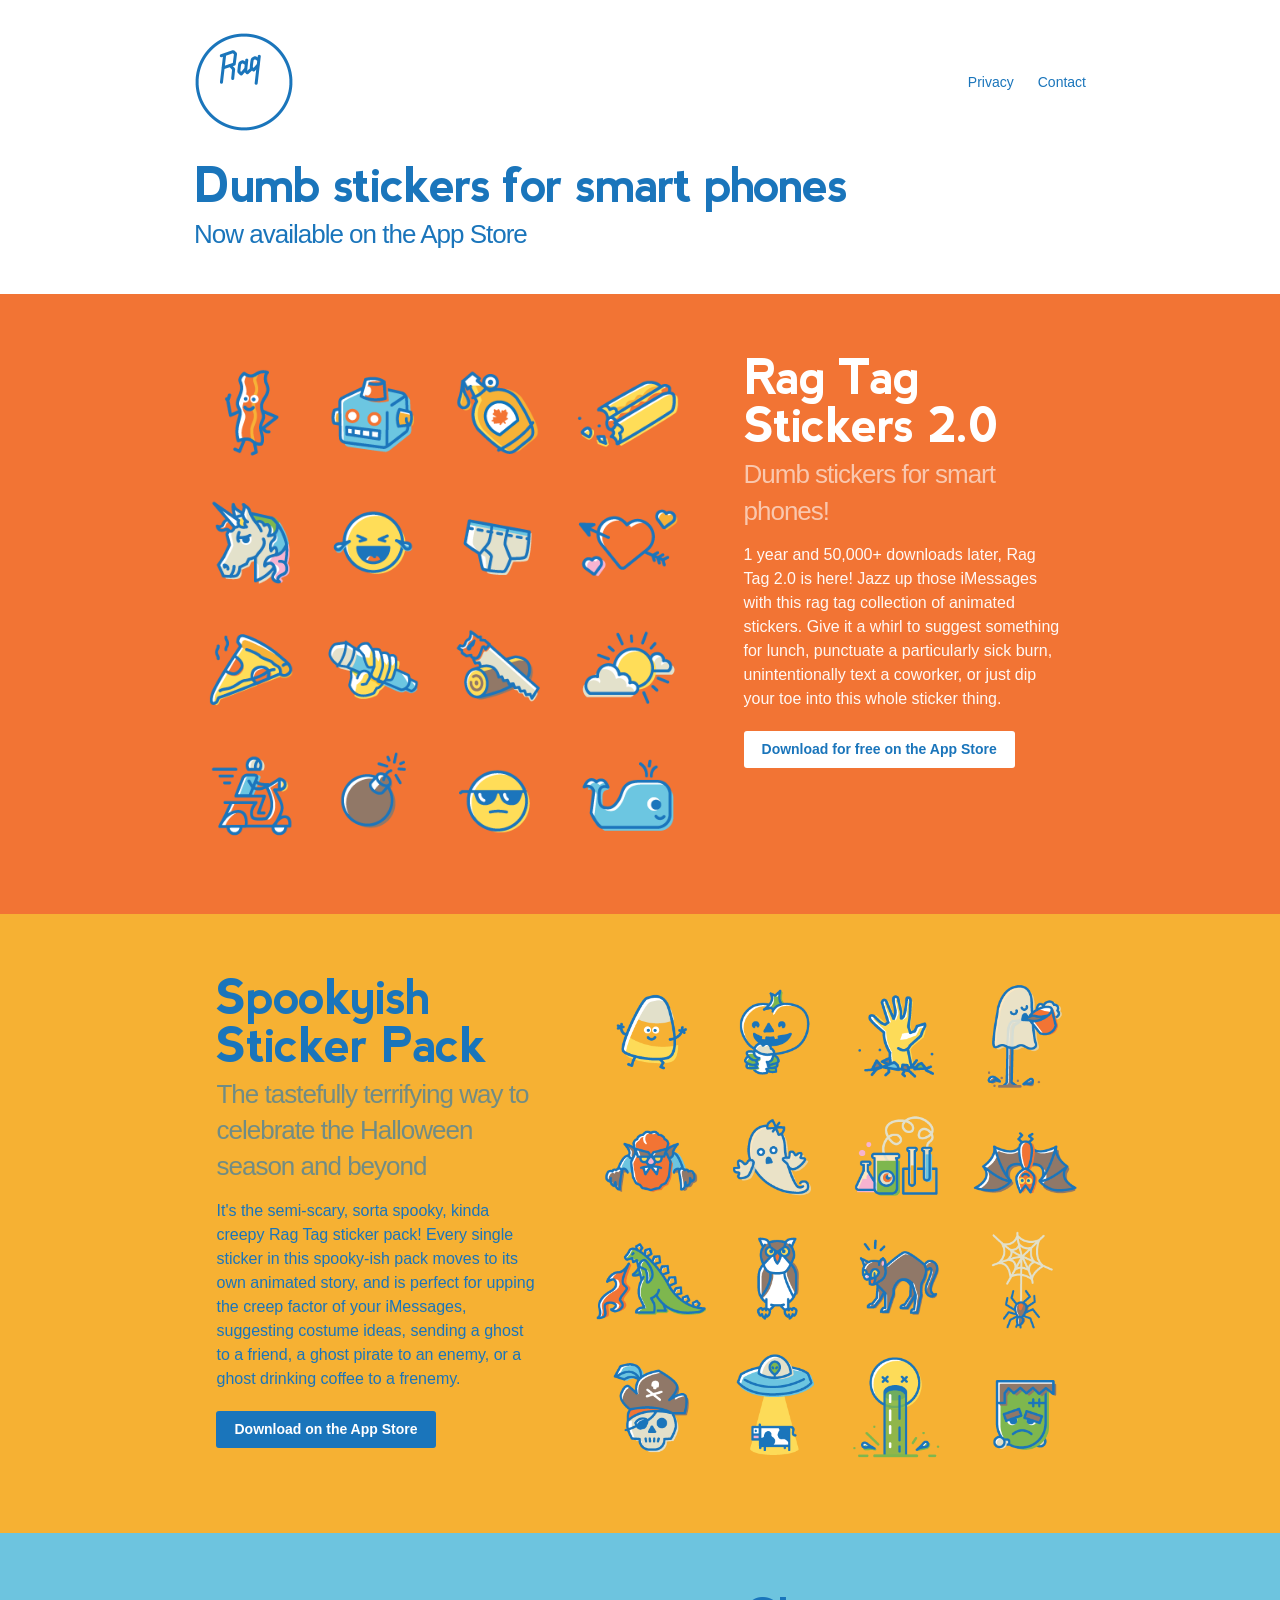
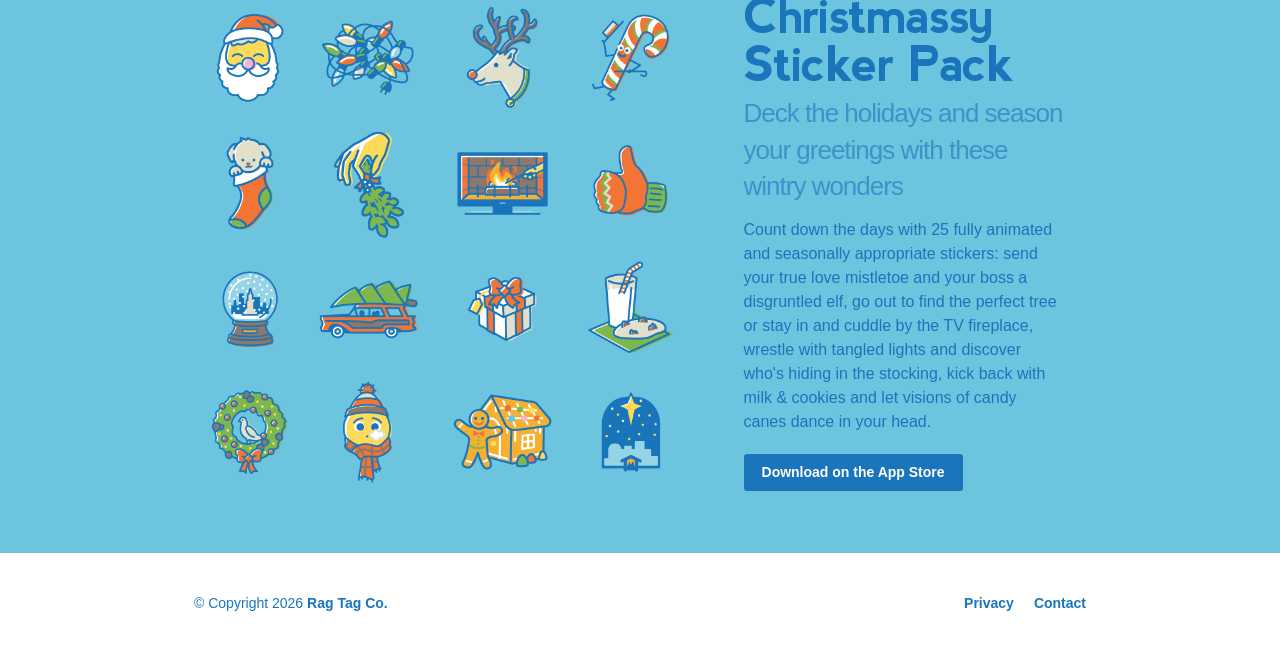
<file: index.html>
<!DOCTYPE html>
<html lang="en">
<head>
<meta charset="UTF-8">
<meta name="viewport" content="width=device-width, initial-scale=1">
<title>Rag Tag Sticker Co. | Delightfully animated iMessage sticker packs</title>
<meta name="description" content="An independent sticker company serving up lovingly handcrafted iMessage sticker experiences of bespoke imagery, sustainable animations, and ironic descriptions.">
<meta property="og:title" content="Rag Tag Co.">
<meta property="og:description" content="Independent animated iMessage sticker packs">
<meta property="og:image" content="images/ragtagco-logo-1.png">
<meta property="og:type" content="website">
<meta property="og:url" content="https://ragtagco.com/">
<meta name="twitter:card" content="summary">
<link rel="icon" href="images/rag-tag-logo-favicon.png">
<link rel="stylesheet" href="css/style.css">
</head>
<body>

<header class="site-header">
  <div class="wrap">
    <a class="logo" href="/"><img src="images/rag-tag-logo-animation-2x.gif" alt="Rag Tag Co."></a>
    <nav class="site-nav">
      <ul>
        <li><a href="privacy.html">Privacy</a></li>
        <li><a href="contact.html">Contact</a></li>
      </ul>
    </nav>
  </div>
</header>

<div class="page-header">
  <div class="wrap">
    <h1>Dumb stickers for smart phones</h1>
    <p class="tag">Now available on the App Store</p>
  </div>
</div>

<main>
  <article class="band dark media-left">
    <div class="band-inner">
      <div class="band-media">
        <img src="images/ragtagco-classic-pack-sample.png" alt="Sample stickers from the Rag Tag Stickers 2.0 pack">
      </div>
      <div class="band-content">
        <h2>Rag Tag Stickers 2.0</h2>
        <p class="entry-tagline">Dumb stickers for smart phones!</p>
        <p class="desc">1 year and 50,000+ downloads later, Rag Tag 2.0 is here! Jazz up those iMessages with this rag tag collection of animated stickers. Give it a whirl to suggest something for lunch, punctuate a particularly sick burn, unintentionally text a coworker, or just dip your toe into this whole sticker thing.</p>
        <a class="more-link" href="https://apps.apple.com/us/app/rag-tag-stickers/id1154319795">Download for free on the App Store</a>
      </div>
    </div>
  </article>

  <article class="band light color-yellow media-right">
    <div class="band-inner">
      <div class="band-media">
        <img src="images/ragtagco-spookyish-pack-sample.png" alt="Sample stickers from the Spookyish sticker pack">
      </div>
      <div class="band-content">
        <h2>Spookyish Sticker Pack</h2>
        <p class="entry-tagline">The tastefully terrifying way to celebrate the Halloween season and beyond</p>
        <p class="desc">It's the semi-scary, sorta spooky, kinda creepy Rag Tag sticker pack! Every single sticker in this spooky-ish pack moves to its own animated story, and is perfect for upping the creep factor of your iMessages, suggesting costume ideas, sending a ghost to a friend, a ghost pirate to an enemy, or a ghost drinking coffee to a frenemy.</p>
        <a class="more-link" href="https://apps.apple.com/us/app/rag-tag-spookyish-sticker-pack/id1161343626">Download on the App Store</a>
      </div>
    </div>
  </article>

  <article class="band light color-cyan media-left">
    <div class="band-inner">
      <div class="band-media">
        <img src="images/ragtagco-christmassy-pack-sample.png" alt="Sample stickers from the Christmassy sticker pack">
      </div>
      <div class="band-content">
        <h2>Christmassy Sticker Pack</h2>
        <p class="entry-tagline">Deck the holidays and season your greetings with these wintry wonders</p>
        <p class="desc">Count down the days with 25 fully animated and seasonally appropriate stickers: send your true love mistletoe and your boss a disgruntled elf, go out to find the perfect tree or stay in and cuddle by the TV fireplace, wrestle with tangled lights and discover who's hiding in the stocking, kick back with milk & cookies and let visions of candy canes dance in your head.</p>
        <a class="more-link" href="https://apps.apple.com/us/app/rag-tag-christmassy-stickers/id1181738389">Download on the App Store</a>
      </div>
    </div>
  </article>
</main>

<footer class="site-footer">
  <div class="wrap">
    <span>&copy; Copyright <span id="year"></span> <a href="/">Rag Tag Co.</a></span>
    <nav>
      <ul>
        <li><a href="privacy.html">Privacy</a></li>
        <li><a href="contact.html">Contact</a></li>
      </ul>
    </nav>
  </div>
</footer>

<script>document.getElementById('year').textContent = new Date().getFullYear();</script>
</body>
</html>
</file>
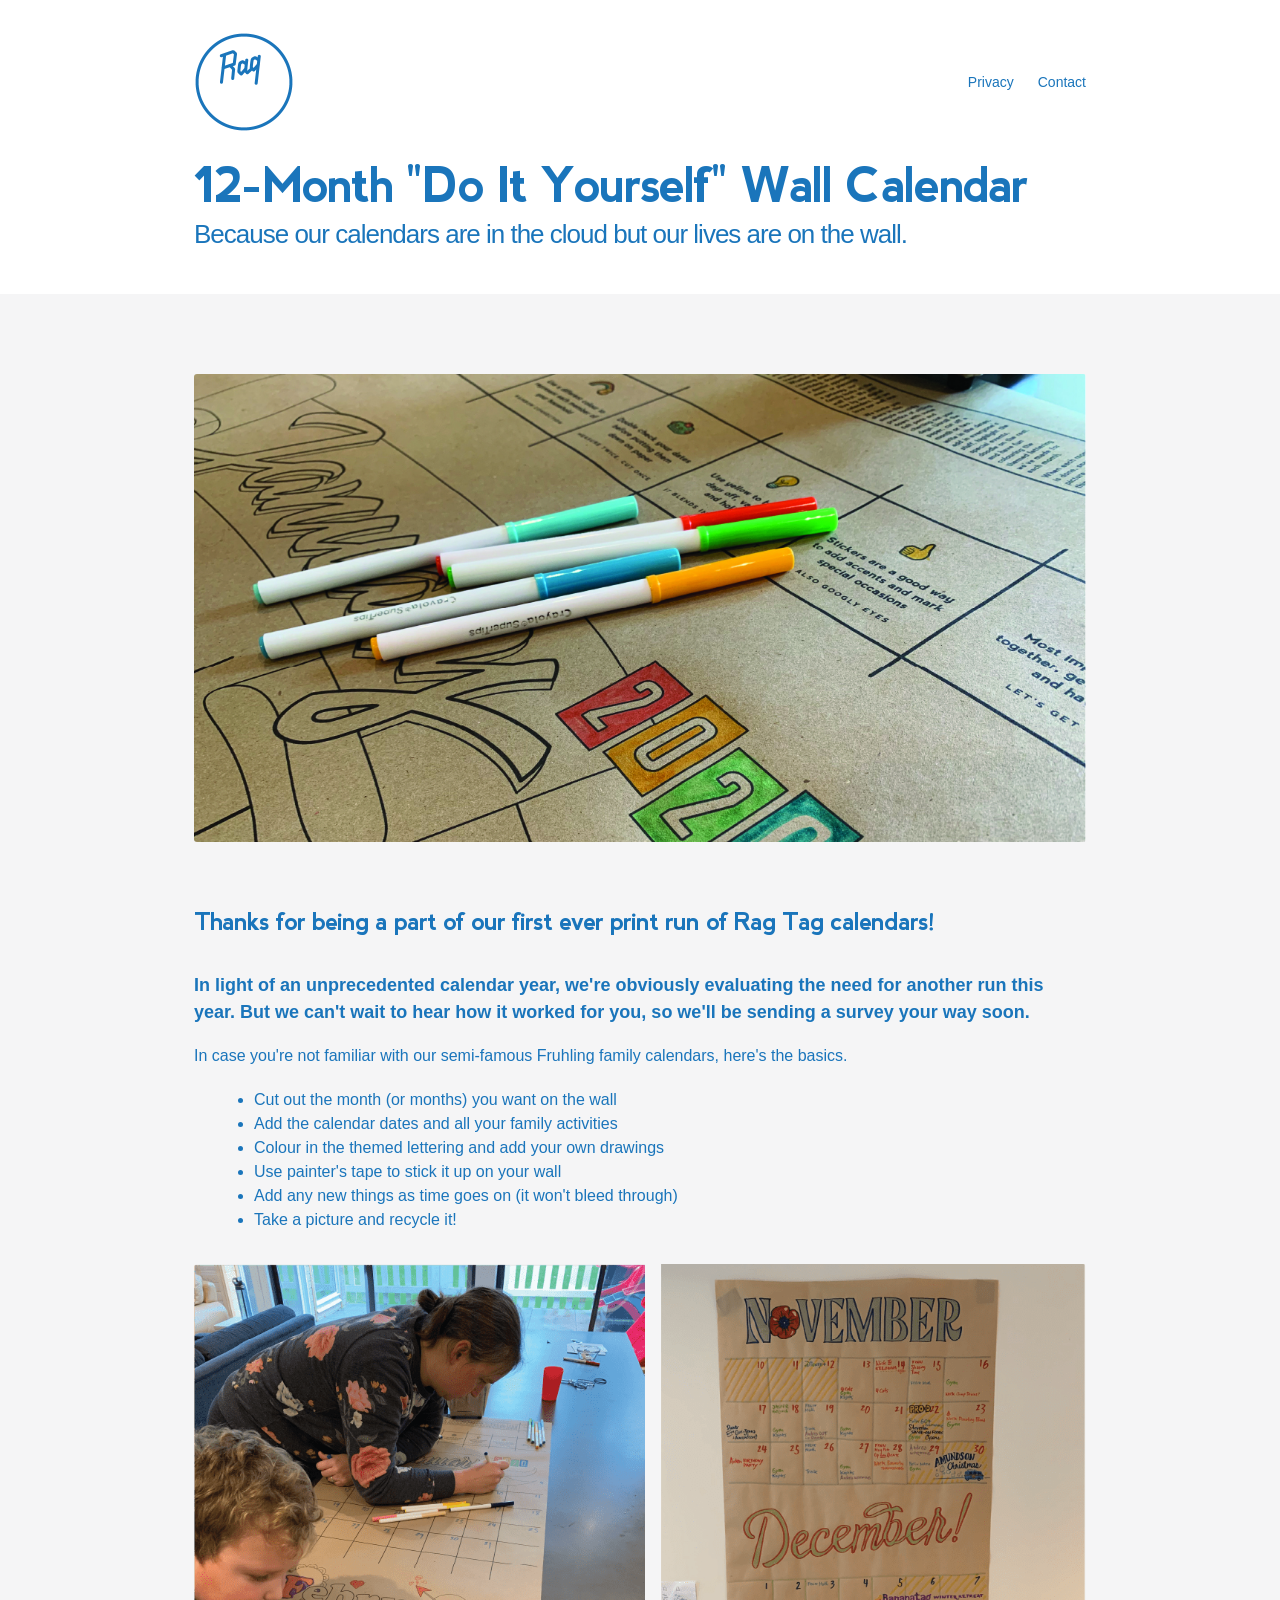
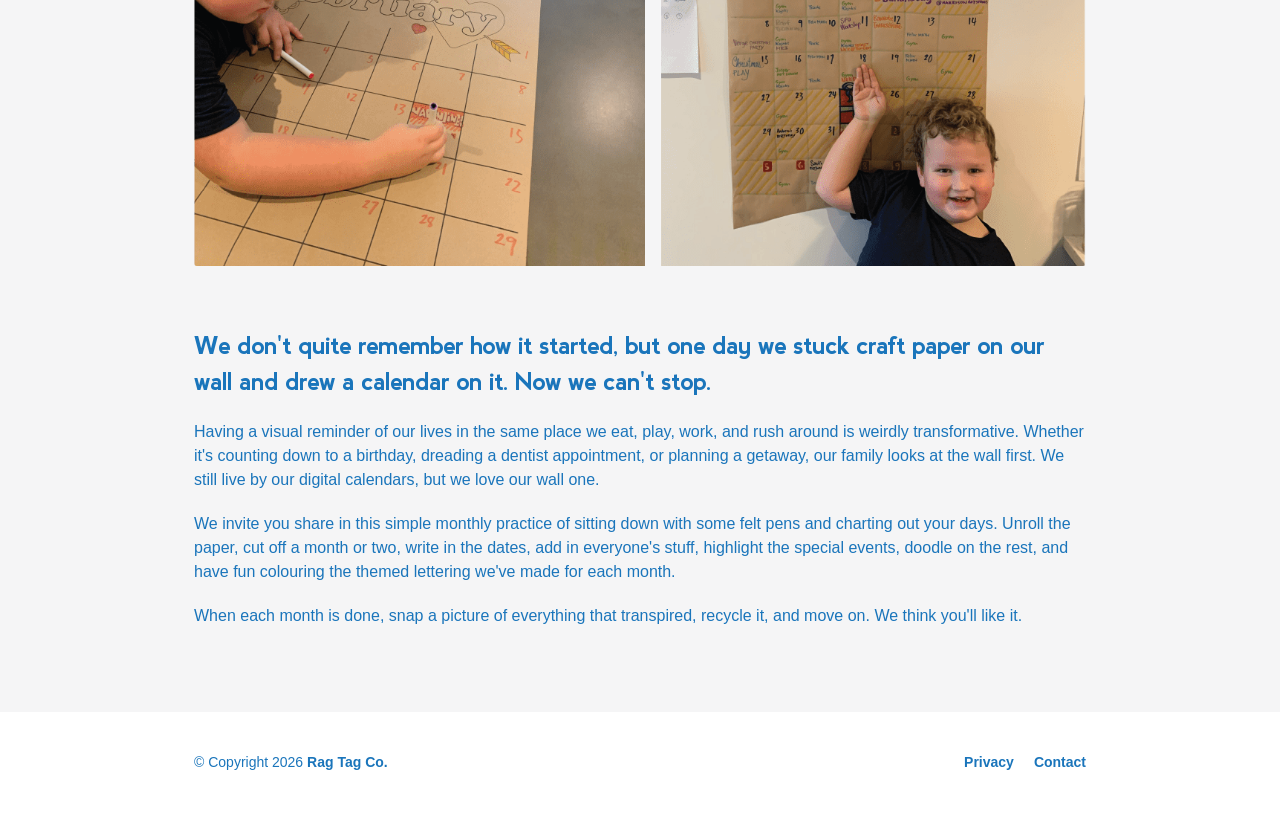
<file: calendar.html>
<!DOCTYPE html>
<html lang="en">
<head>
<meta charset="UTF-8">
<meta name="viewport" content="width=device-width, initial-scale=1">
<title>12-Month "Do It Yourself" Wall Calendar | Rag Tag Co.</title>
<meta name="description" content="Thanks for being a part of our first ever print run of Rag Tag calendars! In light of an unprecedented calendar year, we're obviously evaluating the need for another run this year.">
<meta property="og:title" content="12-Month &#8220;Do It Yourself&#8221; Wall Calendar">
<meta property="og:type" content="article">
<meta property="og:image" content="images/ragtag-calendar-social-sharing-image.jpg">
<link rel="icon" href="images/rag-tag-logo-favicon.png">
<link rel="stylesheet" href="css/style.css">
</head>
<body>

<header class="site-header">
  <div class="wrap">
    <a class="logo" href="/"><img src="images/rag-tag-logo-animation-2x.gif" alt="Rag Tag Co."></a>
    <nav class="site-nav">
      <ul>
        <li><a href="privacy.html">Privacy</a></li>
        <li><a href="contact.html">Contact</a></li>
      </ul>
    </nav>
  </div>
</header>

<div class="page-header">
  <div class="wrap">
    <h1>12-Month "Do It Yourself" Wall Calendar</h1>
    <p class="tag">Because our calendars are in the cloud but our lives are on the wall.</p>
  </div>
</div>

<main class="page wrap">

  <figure style="margin: 32px 0;">
    <img src="images/ragtag-calendar-header.jpg" alt="Rag Tag Calendar header" style="width:100%; border-radius: 3px; display:block;">
  </figure>

  <h2 style="font-family: var(--font-display); font-weight: normal; font-size: 24px; letter-spacing: -1px; padding-top: 30px; margin-bottom: 20px;">Thanks for being a part of our first ever print run of Rag Tag calendars!</h2>

  <h3>In light of an unprecedented calendar year, we're obviously evaluating the need for another run this year. But we can't wait to hear how it worked for you, so we'll be sending a survey your way soon.</h3>

  <p>In case you're not familiar with our semi-famous Fruhling family calendars, here's the basics.</p>

  <ul style="margin: 0 0 20px 20px; color: var(--link);">
    <li>Cut out the month (or months) you want on the wall</li>
    <li>Add the calendar dates and all your family activities</li>
    <li>Colour in the themed lettering and add your own drawings</li>
    <li>Use painter's tape to stick it up on your wall</li>
    <li>Add any new things as time goes on (it won't bleed through)</li>
    <li>Take a picture and recycle it!</li>
  </ul>

  <figure style="margin: 32px 0;">
    <img src="images/ragtag-calendar-backstory.png" alt="Rag Tag Calendar backstory illustration" style="width:100%; border-radius: 3px; display:block;">
  </figure>

  <h2 style="font-family: var(--font-display); font-weight: normal; font-size: 24px; letter-spacing: -1px; padding-top: 30px; margin-bottom: 20px;">We don't quite remember how it started, but one day we stuck craft paper on our wall and drew a calendar on it. Now we can't stop.</h2>

  <p>Having a visual reminder of our lives in the same place we eat, play, work, and rush around is weirdly transformative. Whether it's counting down to a birthday, dreading a dentist appointment, or planning a getaway, our family looks at the wall first. We still live by our digital calendars, but we love our wall one.</p>

  <p>We invite you share in this simple monthly practice of sitting down with some felt pens and charting out your days. Unroll the paper, cut off a month or two, write in the dates, add in everyone's stuff, highlight the special events, doodle on the rest, and have fun colouring the themed lettering we've made for each month.</p>

  <p>When each month is done, snap a picture of everything that transpired, recycle it, and move on. We think you'll like it.</p>
</main>

<footer class="site-footer">
  <div class="wrap">
    <span>&copy; Copyright <span id="year"></span> <a href="/">Rag Tag Co.</a></span>
    <nav>
      <ul>
        <li><a href="privacy.html">Privacy</a></li>
        <li><a href="contact.html">Contact</a></li>
      </ul>
    </nav>
  </div>
</footer>

<script>document.getElementById('year').textContent = new Date().getFullYear();</script>
</body>
</html>
</file>
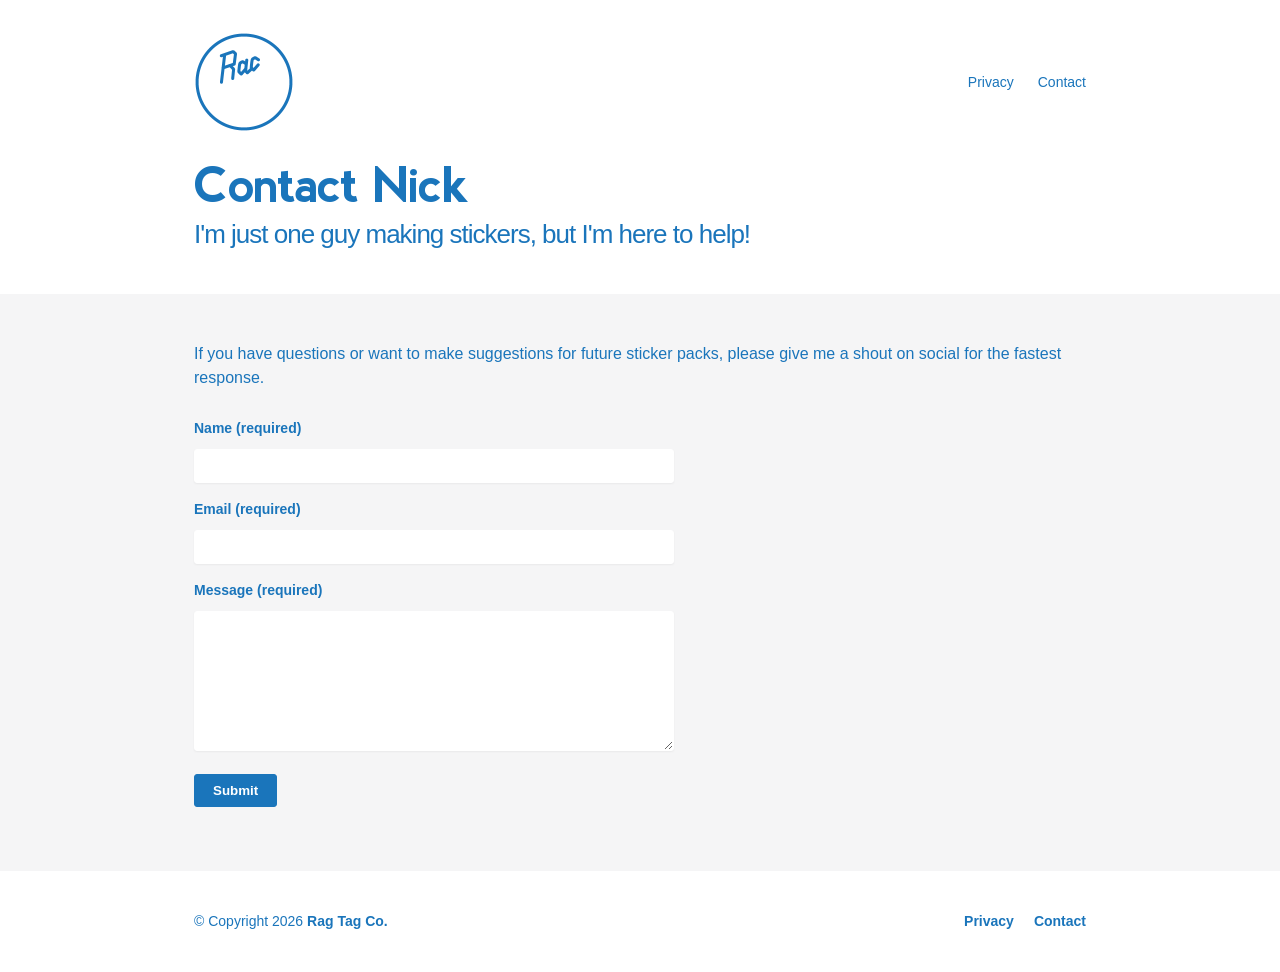
<file: contact.html>
<!DOCTYPE html>
<html lang="en">
<head>
<meta charset="UTF-8">
<meta name="viewport" content="width=device-width, initial-scale=1">
<title>Contact Nick | Rag Tag Co.</title>
<meta name="description" content="If you have questions or want to make suggestions for future sticker packs, please give me a shout on social for the fastest response.">
<link rel="icon" href="images/rag-tag-logo-favicon.png">
<link rel="stylesheet" href="css/style.css">
</head>
<body>

<header class="site-header">
  <div class="wrap">
    <a class="logo" href="/"><img src="images/rag-tag-logo-animation-2x.gif" alt="Rag Tag Co."></a>
    <nav class="site-nav">
      <ul>
        <li><a href="privacy.html">Privacy</a></li>
        <li><a href="contact.html">Contact</a></li>
      </ul>
    </nav>
  </div>
</header>

<div class="page-header">
  <div class="wrap">
    <h1>Contact Nick</h1>
    <p class="tag">I'm just one guy making stickers, but I'm here to help!</p>
  </div>
</div>

<main class="page wrap">
  <p>If you have questions or want to make suggestions for future sticker packs, please give me a shout on social for the fastest response.</p>

  <form class="contact-form" action="https://formspree.io/f/xjgqjewz" method="POST" id="contactForm">
    <div>
      <label for="name">Name (required)</label>
      <input type="text" id="name" name="name" required>
    </div>
    <div>
      <label for="email">Email (required)</label>
      <input type="email" id="email" name="email" required>
    </div>
    <div>
      <label for="message">Message (required)</label>
      <textarea id="message" name="message" required></textarea>
    </div>
    <button class="btn" type="submit">Submit</button>
  </form>
  <p class="confirm-banner" id="confirmBanner">Thank you for your response. ✨</p>
</main>

<footer class="site-footer">
  <div class="wrap">
    <span>&copy; Copyright <span id="year"></span> <a href="/">Rag Tag Co.</a></span>
    <nav>
      <ul>
        <li><a href="privacy.html">Privacy</a></li>
        <li><a href="contact.html">Contact</a></li>
      </ul>
    </nav>
  </div>
</footer>

<script>
  document.getElementById('year').textContent = new Date().getFullYear();

  const form = document.getElementById('contactForm');
  const banner = document.getElementById('confirmBanner');
  form.addEventListener('submit', async (e) => {
    e.preventDefault();
    const data = new FormData(form);
    try {
      const res = await fetch(form.action, {
        method: 'POST',
        body: data,
        headers: { 'Accept': 'application/json' }
      });
      if (res.ok) {
        form.reset();
        banner.style.display = 'block';
      } else {
        alert('Something went wrong sending your message — please email directly instead.');
      }
    } catch (err) {
      alert('Something went wrong sending your message — please email directly instead.');
    }
  });
</script>
</body>
</html>
</file>
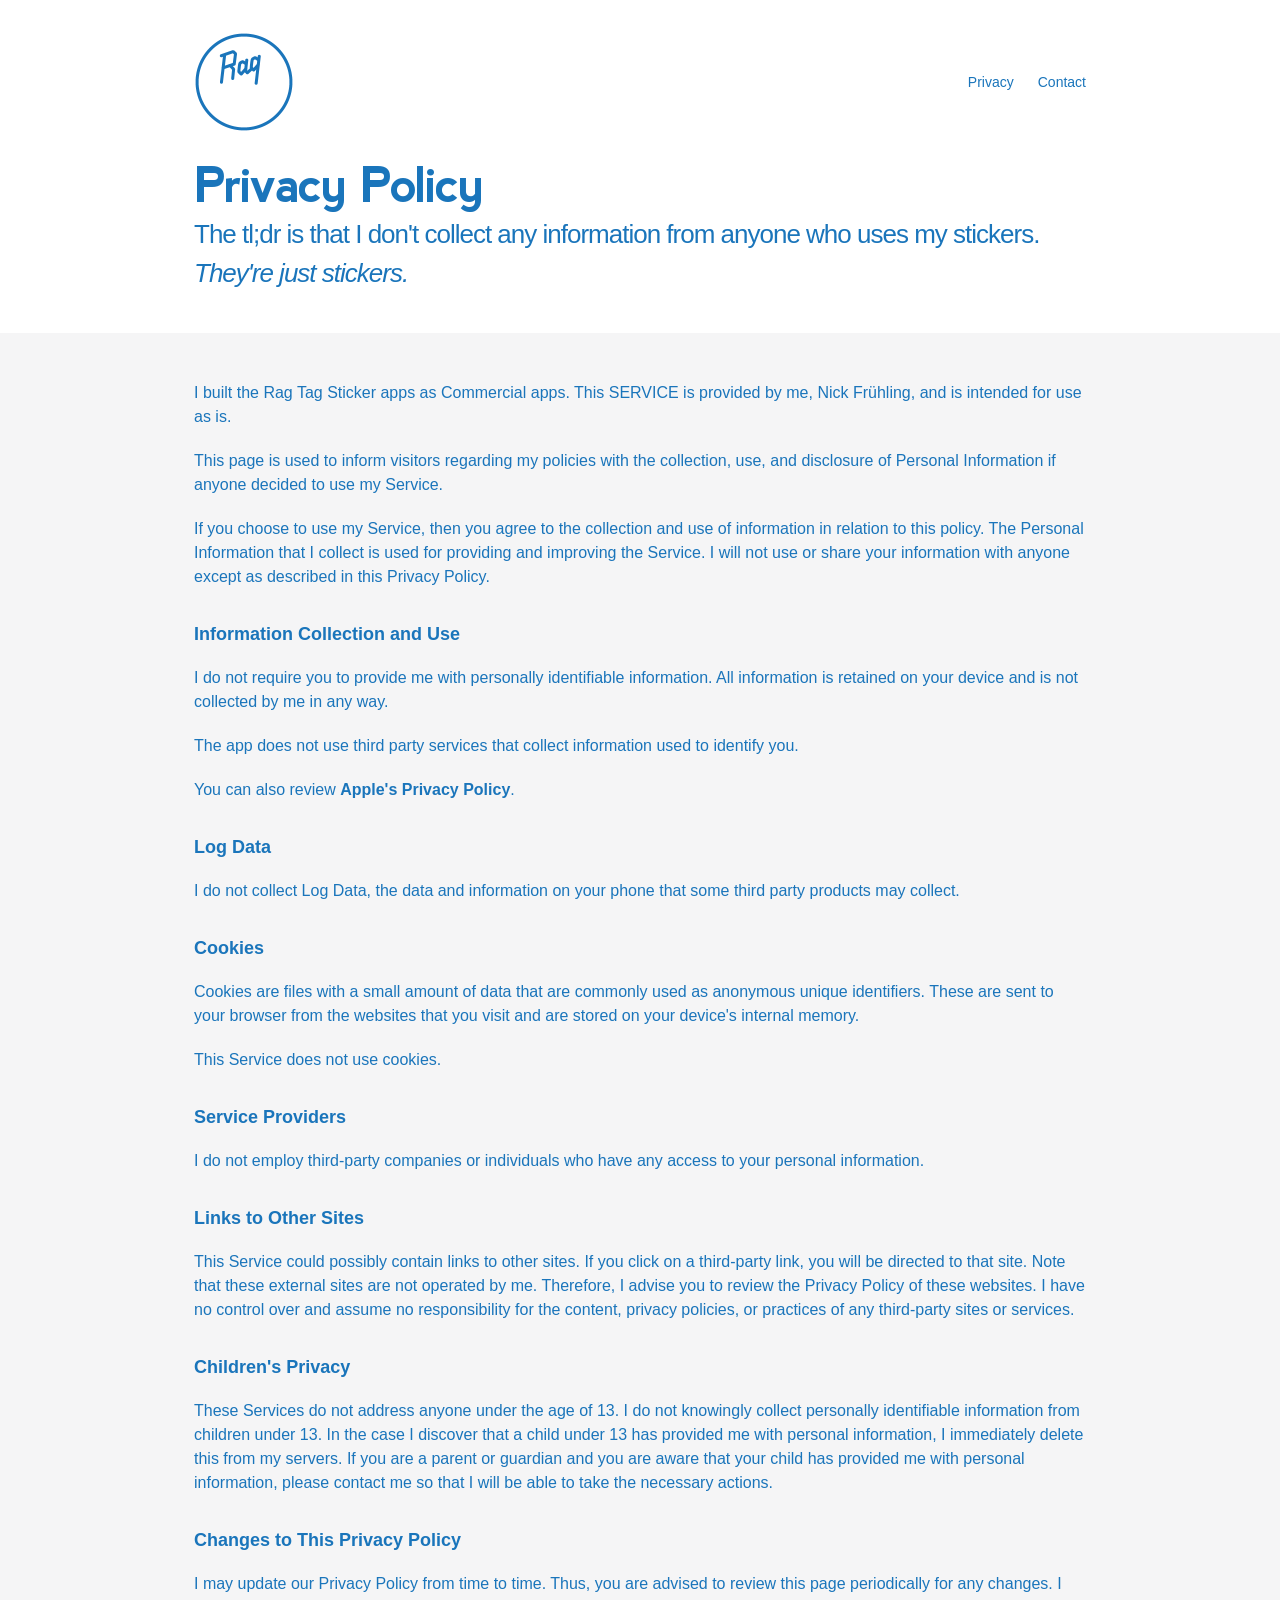
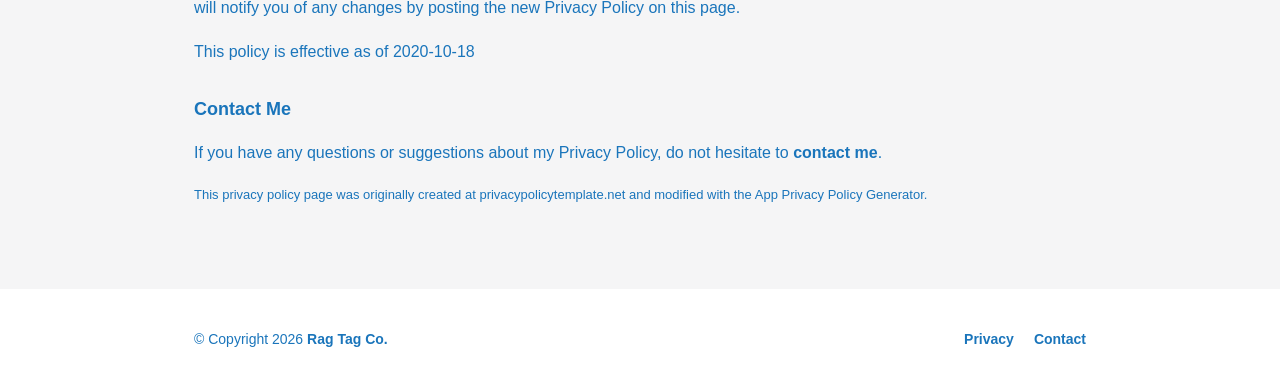
<file: privacy.html>
<!DOCTYPE html>
<html lang="en">
<head>
<meta charset="UTF-8">
<meta name="viewport" content="width=device-width, initial-scale=1">
<title>Privacy Policy | Rag Tag Co.</title>
<meta name="description" content="An independent sticker company serving up lovingly handcrafted iMessage sticker experiences of bespoke imagery, sustainable animations, and ironic descriptions.">
<link rel="icon" href="images/rag-tag-logo-favicon.png">
<link rel="stylesheet" href="css/style.css">
</head>
<body>

<header class="site-header">
  <div class="wrap">
    <a class="logo" href="/"><img src="images/rag-tag-logo-animation-2x.gif" alt="Rag Tag Co."></a>
    <nav class="site-nav">
      <ul>
        <li><a href="privacy.html">Privacy</a></li>
        <li><a href="contact.html">Contact</a></li>
      </ul>
    </nav>
  </div>
</header>

<div class="page-header">
  <div class="wrap">
    <h1>Privacy Policy</h1>
    <p class="tag">The tl;dr is that I don't collect any information from anyone who uses my stickers. <em>They're just stickers.</em></p>
  </div>
</div>

<main class="page wrap">

  <p>I built the Rag Tag Sticker apps as Commercial apps. This SERVICE is provided by me, Nick Frühling, and is intended for use as is.</p>

  <p>This page is used to inform visitors regarding my policies with the collection, use, and disclosure of Personal Information if anyone decided to use my Service.</p>

  <p>If you choose to use my Service, then you agree to the collection and use of information in relation to this policy. The Personal Information that I collect is used for providing and improving the Service. I will not use or share your information with anyone except as described in this Privacy Policy.</p>

  <h3>Information Collection and Use</h3>
  <p>I do not require you to provide me with personally identifiable information. All information is retained on your device and is not collected by me in any way.</p>
  <p>The app does not use third party services that collect information used to identify you.</p>
  <p>You can also review <a href="https://www.apple.com/legal/privacy/">Apple's Privacy Policy</a>.</p>

  <h3>Log Data</h3>
  <p>I do not collect Log Data, the data and information on your phone that some third party products may collect.</p>

  <h3>Cookies</h3>
  <p>Cookies are files with a small amount of data that are commonly used as anonymous unique identifiers. These are sent to your browser from the websites that you visit and are stored on your device's internal memory.</p>
  <p>This Service does not use cookies.</p>

  <h3>Service Providers</h3>
  <p>I do not employ third-party companies or individuals who have any access to your personal information.</p>

  <h3>Links to Other Sites</h3>
  <p>This Service could possibly contain links to other sites. If you click on a third-party link, you will be directed to that site. Note that these external sites are not operated by me. Therefore, I advise you to review the Privacy Policy of these websites. I have no control over and assume no responsibility for the content, privacy policies, or practices of any third-party sites or services.</p>

  <h3>Children's Privacy</h3>
  <p>These Services do not address anyone under the age of 13. I do not knowingly collect personally identifiable information from children under 13. In the case I discover that a child under 13 has provided me with personal information, I immediately delete this from my servers. If you are a parent or guardian and you are aware that your child has provided me with personal information, please contact me so that I will be able to take the necessary actions.</p>

  <h3>Changes to This Privacy Policy</h3>
  <p>I may update our Privacy Policy from time to time. Thus, you are advised to review this page periodically for any changes. I will notify you of any changes by posting the new Privacy Policy on this page.</p>
  <p>This policy is effective as of 2020-10-18</p>

  <h3>Contact Me</h3>
  <p>If you have any questions or suggestions about my Privacy Policy, do not hesitate to <a href="contact.html">contact me</a>.</p>

  <p class="form-note">This privacy policy page was originally created at privacypolicytemplate.net and modified with the App Privacy Policy Generator.</p>
</main>

<footer class="site-footer">
  <div class="wrap">
    <span>&copy; Copyright <span id="year"></span> <a href="/">Rag Tag Co.</a></span>
    <nav>
      <ul>
        <li><a href="privacy.html">Privacy</a></li>
        <li><a href="contact.html">Contact</a></li>
      </ul>
    </nav>
  </div>
</footer>

<script>document.getElementById('year').textContent = new Date().getFullYear();</script>
</body>
</html>
</file>
<file: css/style.css>
@font-face {
  font-family: 'Nevis-Bold';
  src: url('../fonts/Nevis-Bold.ttf.woff') format('woff'),
       url('../fonts/Nevis-Bold.ttf.svg#Nevis-Bold') format('svg'),
       url('../fonts/Nevis-Bold.ttf.eot');
  font-weight: normal;
  font-style: normal;
}

:root {
  --paper: #ffffff;
  --body-bg: #f5f5f6;
  --ink: #232527;
  --ink-soft: #9da0a4;
  --link: #1a75bb;   
  --accent: #f27434; 
  --pack-orange: #f27434;
  --pack-yellow: #f6b133;
  --pack-cyan: #6dc4df;
  --line: #cfd2d5;
  --radius: 3px;
  --max-width: 940px;
  --font-body: "Helvetica Neue", Helvetica, Arial, sans-serif;
  --font-display: 'Nevis-Bold', "Helvetica Neue", Helvetica, Arial, sans-serif;
}

* { box-sizing: border-box; }

html { scroll-behavior: smooth; }

html, body { height: 100%; }

body {
  margin: 0;
  background: var(--body-bg);
  color: var(--link);
  font: 16px/1.5 var(--font-body);
  -webkit-font-smoothing: antialiased;
  min-height: 100vh;
  display: flex;
  flex-direction: column;
}

main { flex: 1 0 auto; }

a {
  color: var(--link);
  font-weight: bold;
  text-decoration: none;
  transition: color .1s linear;
}

a:hover { color: var(--accent); }

a:focus-visible, button:focus-visible, input:focus-visible, textarea:focus-visible {
  outline: 3px solid var(--accent);
  outline-offset: 2px;
}

.wrap {
  max-width: var(--max-width);
  margin: 0 auto;
  padding: 0 24px;
}

header.site-header {
  background: var(--paper);
  padding: 32px 0;
}

.site-header .wrap {
  display: flex;
  align-items: center;
  justify-content: space-between;
  flex-wrap: wrap;
  gap: 16px;
}

.logo img {
  height: 100px;
  width: 100px;
  object-fit: contain;
  display: block;
}

nav.site-nav ul {
  list-style: none;
  display: flex;
  gap: 24px;
  margin: 0;
  padding: 0;
  font-size: 14px;
}

nav.site-nav a {
  color: var(--link);
  font-weight: normal;
}

nav.site-nav a:hover { color: var(--accent); }

.page-header {
  background: var(--paper);
  text-align: left;
  padding: 0 0 40px;
}

.page-header h1 {
  font-family: var(--font-display);
  font-weight: normal;
  font-size: clamp(2.25rem, 6vw, 48px);
  letter-spacing: -0.04em;
  line-height: 0.9;
  margin: 0 0 8px;
  color: var(--link);
}

.page-header .tag {
  color: var(--link);
  font-size: 26px;
  letter-spacing: -1px;
  margin: 0;
}

.band {
  width: 100%;
  padding: 60px 0;
}

.band-inner {
  max-width: var(--max-width);
  margin: 0 auto;
  padding: 0 24px;
  display: flex;
  align-items: flex-start;
  gap: 50px;
}

.band.media-right .band-inner { flex-direction: row-reverse; }

.band-media { flex: 0 0 56%; }

.band-media img {
  width: 100%;
  display: block;
}

.band-content { flex: 1 1 auto; max-width: 320px; }

.band-content h2 {
  font-family: var(--font-display);
  font-weight: normal;
  font-size: clamp(1.75rem, 4vw, 48px);
  letter-spacing: -0.03em;
  line-height: 1;
  margin: 0 0 6px;
}

.band-content .entry-tagline {
  font-size: 26px;
  letter-spacing: -1px;
  line-height: 1.4;
  font-weight: normal;
  margin: 0 0 14px;
}

.band-content p.desc { margin: 0 0 20px; }

.band-content a.more-link {
  display: inline-block;
  padding: 8px 18px;
  border-radius: var(--radius);
  font-weight: bold;
  font-size: 14px;
}

.band.dark { background: var(--pack-orange); color: #fff; }
.band.dark .entry-tagline { color: #fff; opacity: 0.6; }
.band.dark p.desc { color: rgba(255,255,255,0.95); }
.band.dark a.more-link { background: #fff; color: var(--link); }
.band.dark a.more-link:hover { background: var(--accent); color: #fff; }

.band.light { color: var(--link); }
.band.light.color-yellow { background: var(--pack-yellow); }
.band.light.color-cyan { background: var(--pack-cyan); }
.band.light .entry-tagline { color: var(--link); opacity: 0.6; }
.band.light p.desc { color: var(--link); }
.band.light a.more-link { background: var(--link); color: #fff; }
.band.light a.more-link:hover { background: var(--accent); color: #fff; }

@media (max-width: 700px) {
  .band-inner, .band.media-right .band-inner {
    flex-direction: column;
    text-align: center;
  }
  .band-media { flex: 0 0 auto; max-width: 320px; }
  .band-content { max-width: 100%; }
}

.page {
  padding-top: 48px;
  padding-bottom: 64px;
  color: var(--link);
}

.page h1 {
  font-family: var(--font-display);
  font-weight: normal;
  font-size: 48px;
  letter-spacing: -0.04em;
  line-height: 0.9;
  margin-bottom: 6px;
  color: var(--link);
}

.page .lede {
  color: var(--link);
  font-size: 26px;
  letter-spacing: -1px;
  margin-top: 0;
}

.page h3 {
  margin-top: 32px;
  font-size: 18px;
  font-weight: bold;
  color: var(--link);
}

.page p { margin: 0 0 20px; color: var(--link); }

form.contact-form {
  margin-top: 28px;
  display: grid;
  gap: 16px;
  max-width: 480px;
}

form.contact-form label {
  font-weight: bold;
  font-size: 14px;
  display: block;
  margin-bottom: 10px;
}

form.contact-form input,
form.contact-form textarea {
  width: 100%;
  padding: 8px 13px;
  border: 1px solid #ffffff;
  border-radius: var(--radius);
  font: 14px/1 var(--font-body);
  background: #ffffff;
  color: var(--ink-soft);
  box-shadow: 0 1px 2px rgba(0,0,0,0.05);
}

form.contact-form input:focus,
form.contact-form textarea:focus {
  border-color: #c0c0c0;
  color: var(--ink);
  box-shadow: 0 1px 2px rgba(0,0,0,.15);
}

form.contact-form textarea { min-height: 140px; resize: vertical; }

form.contact-form button {
  justify-self: start;
  background: var(--link);
  color: #fff;
  border: 1px solid var(--link);
  border-radius: var(--radius);
  padding: 8px 18px;
  font-weight: bold;
  cursor: pointer;
  font-family: inherit;
}

form.contact-form button:hover {
  background: var(--accent);
  border-color: var(--accent);
}

.form-note {
  font-size: 13px;
  color: var(--ink-soft);
  margin-top: -4px;
}

.confirm-banner {
  display: none;
  background: #f5f5f6;
  color: var(--ink);
  border-radius: var(--radius);
  padding: 14px 18px;
  margin-top: 20px;
  font-weight: bold;
}

.social-row {
  margin-top: 40px;
  padding-top: 24px;
  border-top: 1px solid var(--line);
}

.social-row a { font-weight: bold; }

footer.site-footer {
  background: var(--paper);
  padding: 40px 0;
}

footer.site-footer .wrap {
  display: flex;
  justify-content: space-between;
  flex-wrap: wrap;
  gap: 12px;
  font-size: 14px;
  color: var(--link);
}

footer.site-footer nav ul {
  list-style: none;
  display: flex;
  gap: 20px;
  margin: 0;
  padding: 0;
}

footer.site-footer a {
  color: var(--link);
  font-weight: bold;
}

footer.site-footer a:hover { color: var(--accent); }
</file>
